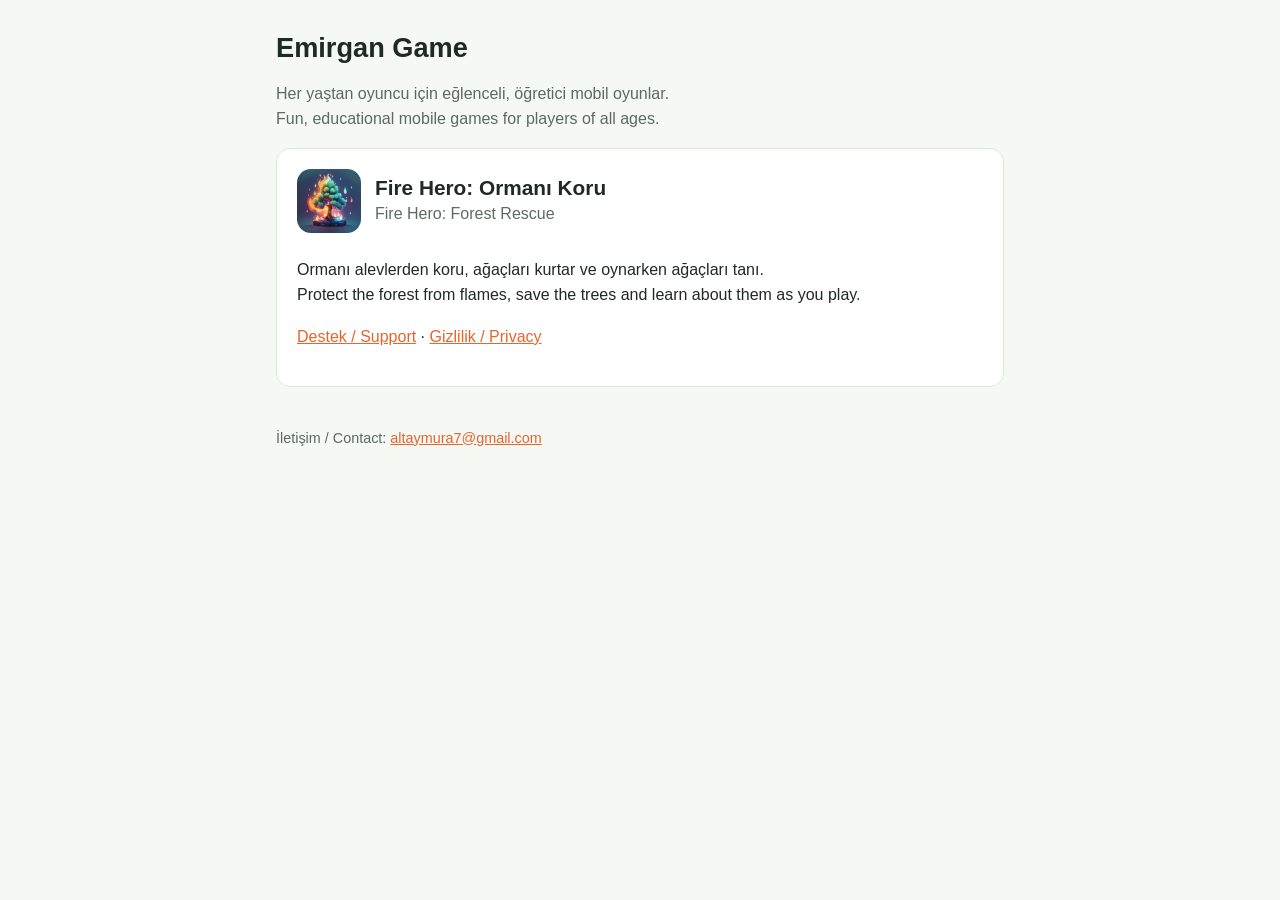
<file: index.html>
<!doctype html>
<html lang="tr">
<head>
<meta charset="utf-8">
<meta name="viewport" content="width=device-width, initial-scale=1">
<title>Emirgan Game</title>
<link rel="stylesheet" href="/style.css">
</head>
<body>
<main>
  <h1>Emirgan Game</h1>
  <p class="muted">Her yaştan oyuncu için eğlenceli, öğretici mobil oyunlar.<br>Fun, educational mobile games for players of all ages.</p>

  <div class="card">
    <header>
      <img src="/firehero/icon.png" alt="Fire Hero">
      <div>
        <h1 style="font-size:1.3rem">Fire Hero: Ormanı Koru</h1>
        <span class="muted">Fire Hero: Forest Rescue</span>
      </div>
    </header>
    <p>Ormanı alevlerden koru, ağaçları kurtar ve oynarken ağaçları tanı.<br>
       Protect the forest from flames, save the trees and learn about them as you play.</p>
    <p><a href="/firehero/">Destek / Support</a> · <a href="/firehero/privacy.html">Gizlilik / Privacy</a></p>
  </div>

  <footer>İletişim / Contact: <a href="mailto:altaymura7@gmail.com">altaymura7@gmail.com</a></footer>
</main>
</body>
</html>
</file>
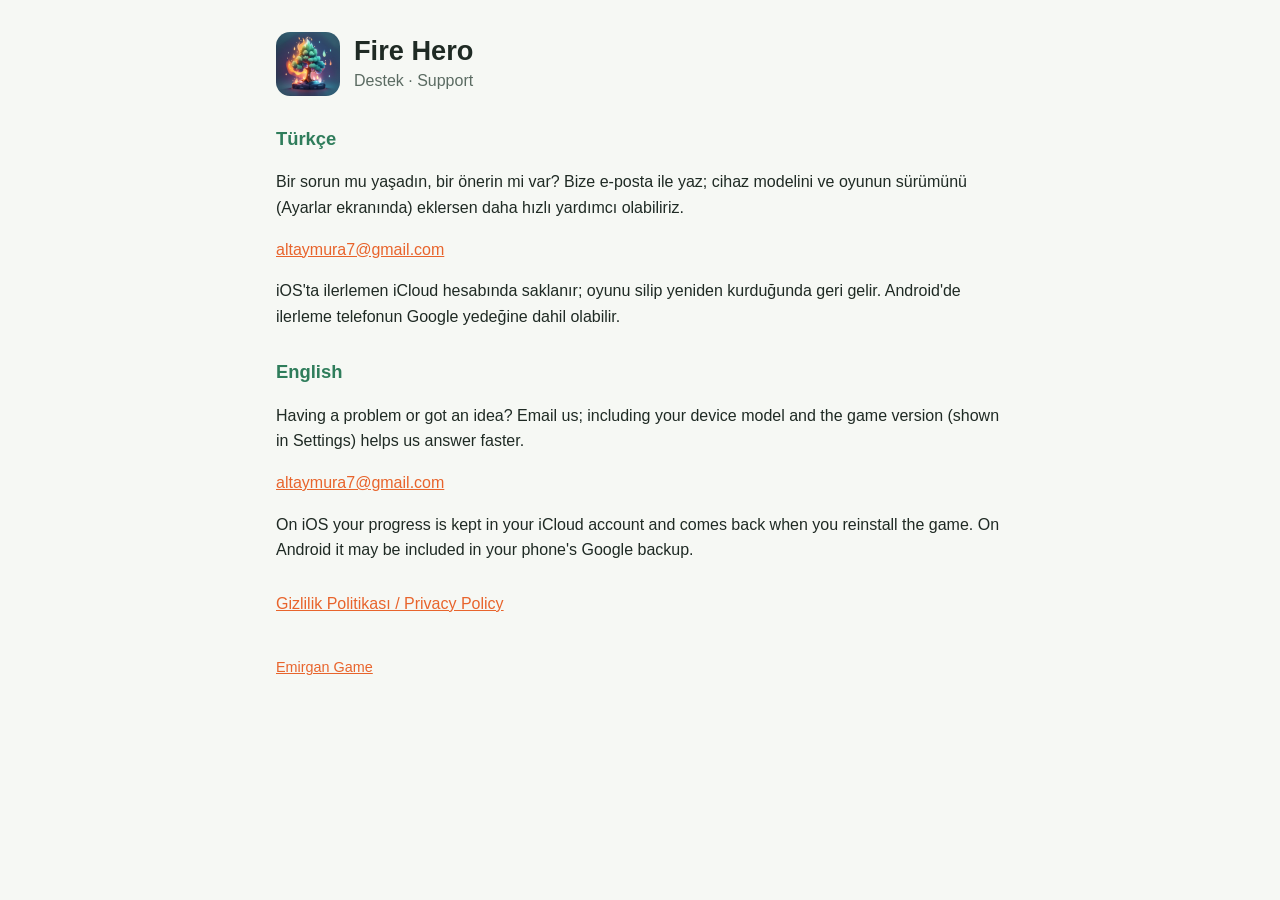
<file: firehero/index.html>
<!doctype html>
<html lang="tr">
<head>
<meta charset="utf-8">
<meta name="viewport" content="width=device-width, initial-scale=1">
<title>Fire Hero – Destek / Support</title>
<link rel="stylesheet" href="/style.css">
</head>
<body>
<main>
  <header>
    <img src="/firehero/icon.png" alt="Fire Hero">
    <div>
      <h1>Fire Hero</h1>
      <span class="muted">Destek · Support</span>
    </div>
  </header>

  <h2>Türkçe</h2>
  <p>Bir sorun mu yaşadın, bir önerin mi var? Bize e-posta ile yaz; cihaz modelini ve oyunun sürümünü (Ayarlar ekranında) eklersen daha hızlı yardımcı olabiliriz.</p>
  <p><a href="mailto:altaymura7@gmail.com">altaymura7@gmail.com</a></p>
  <p>iOS'ta ilerlemen iCloud hesabında saklanır; oyunu silip yeniden kurduğunda geri gelir. Android'de ilerleme telefonun Google yedeğine dahil olabilir.</p>

  <h2>English</h2>
  <p>Having a problem or got an idea? Email us; including your device model and the game version (shown in Settings) helps us answer faster.</p>
  <p><a href="mailto:altaymura7@gmail.com">altaymura7@gmail.com</a></p>
  <p>On iOS your progress is kept in your iCloud account and comes back when you reinstall the game. On Android it may be included in your phone's Google backup.</p>

  <p style="margin-top:28px"><a href="/firehero/privacy.html">Gizlilik Politikası / Privacy Policy</a></p>
  <footer><a href="/">Emirgan Game</a></footer>
</main>
</body>
</html>
</file>
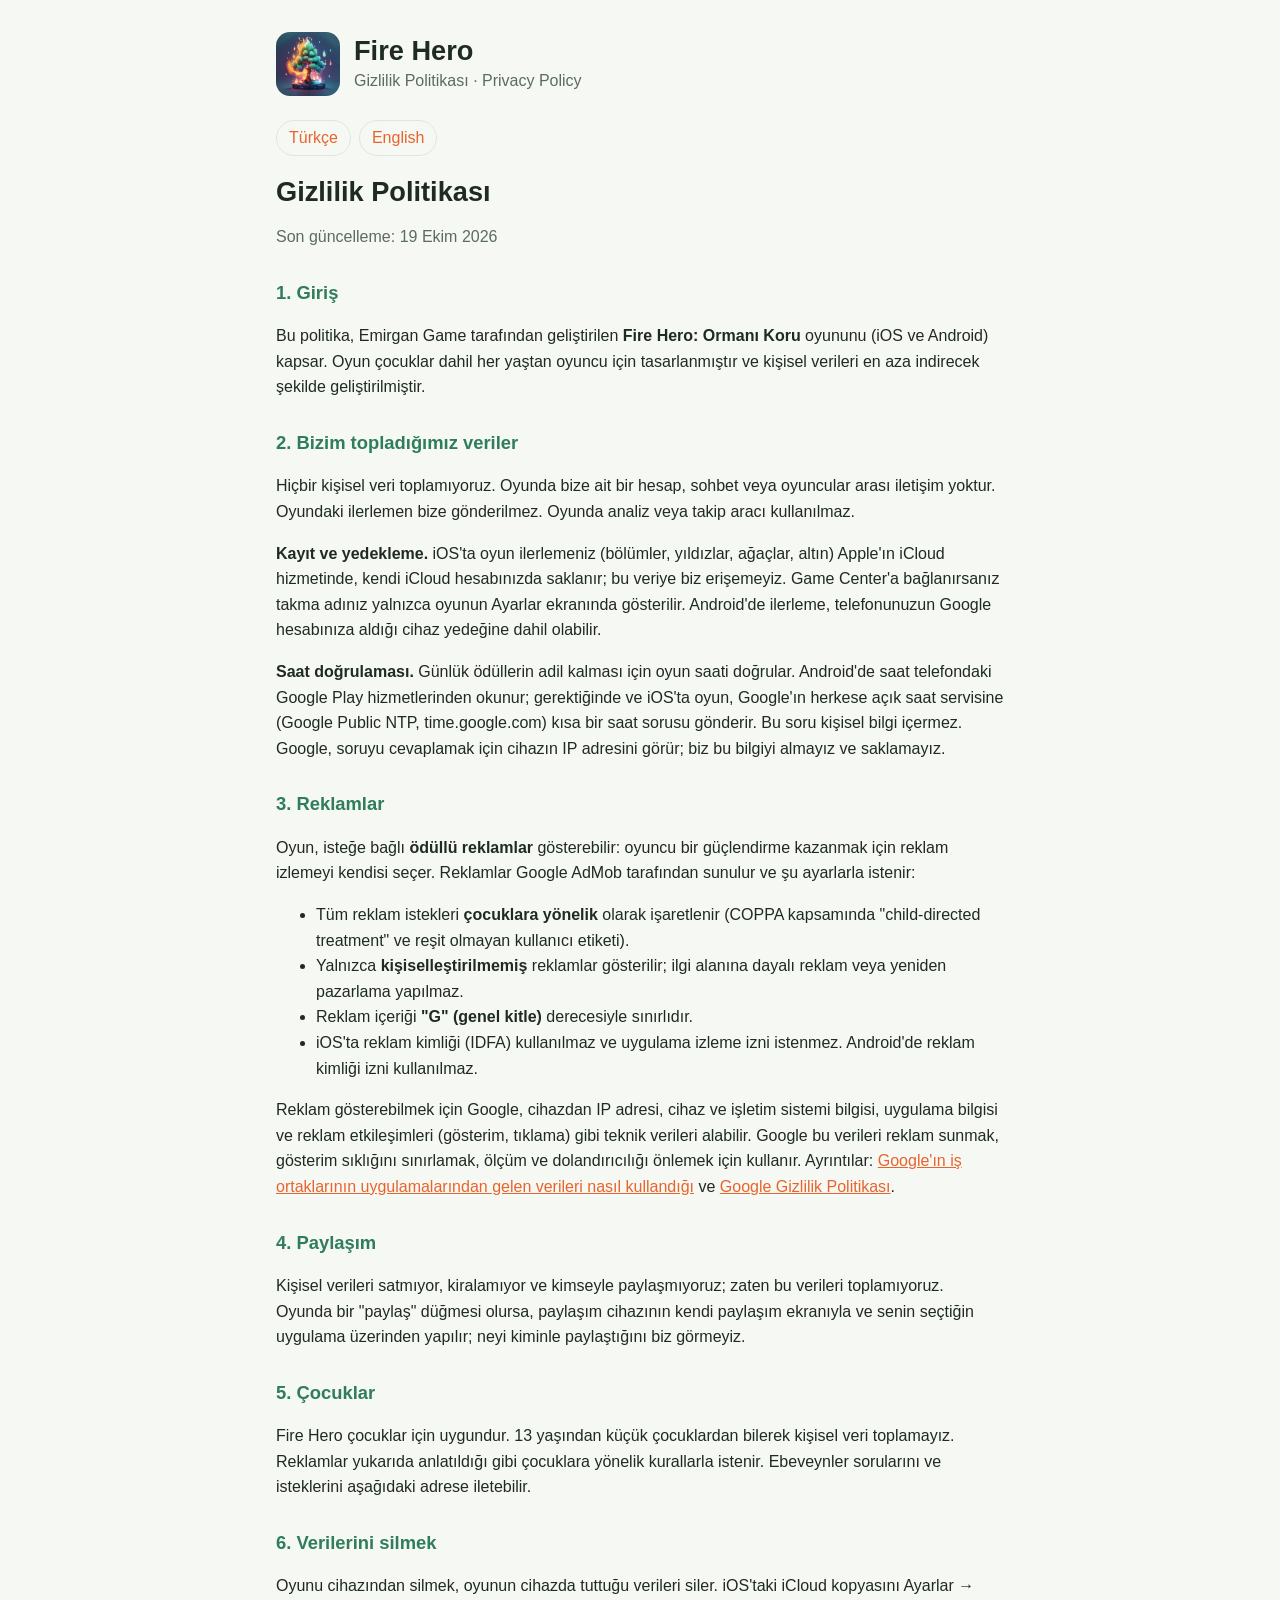
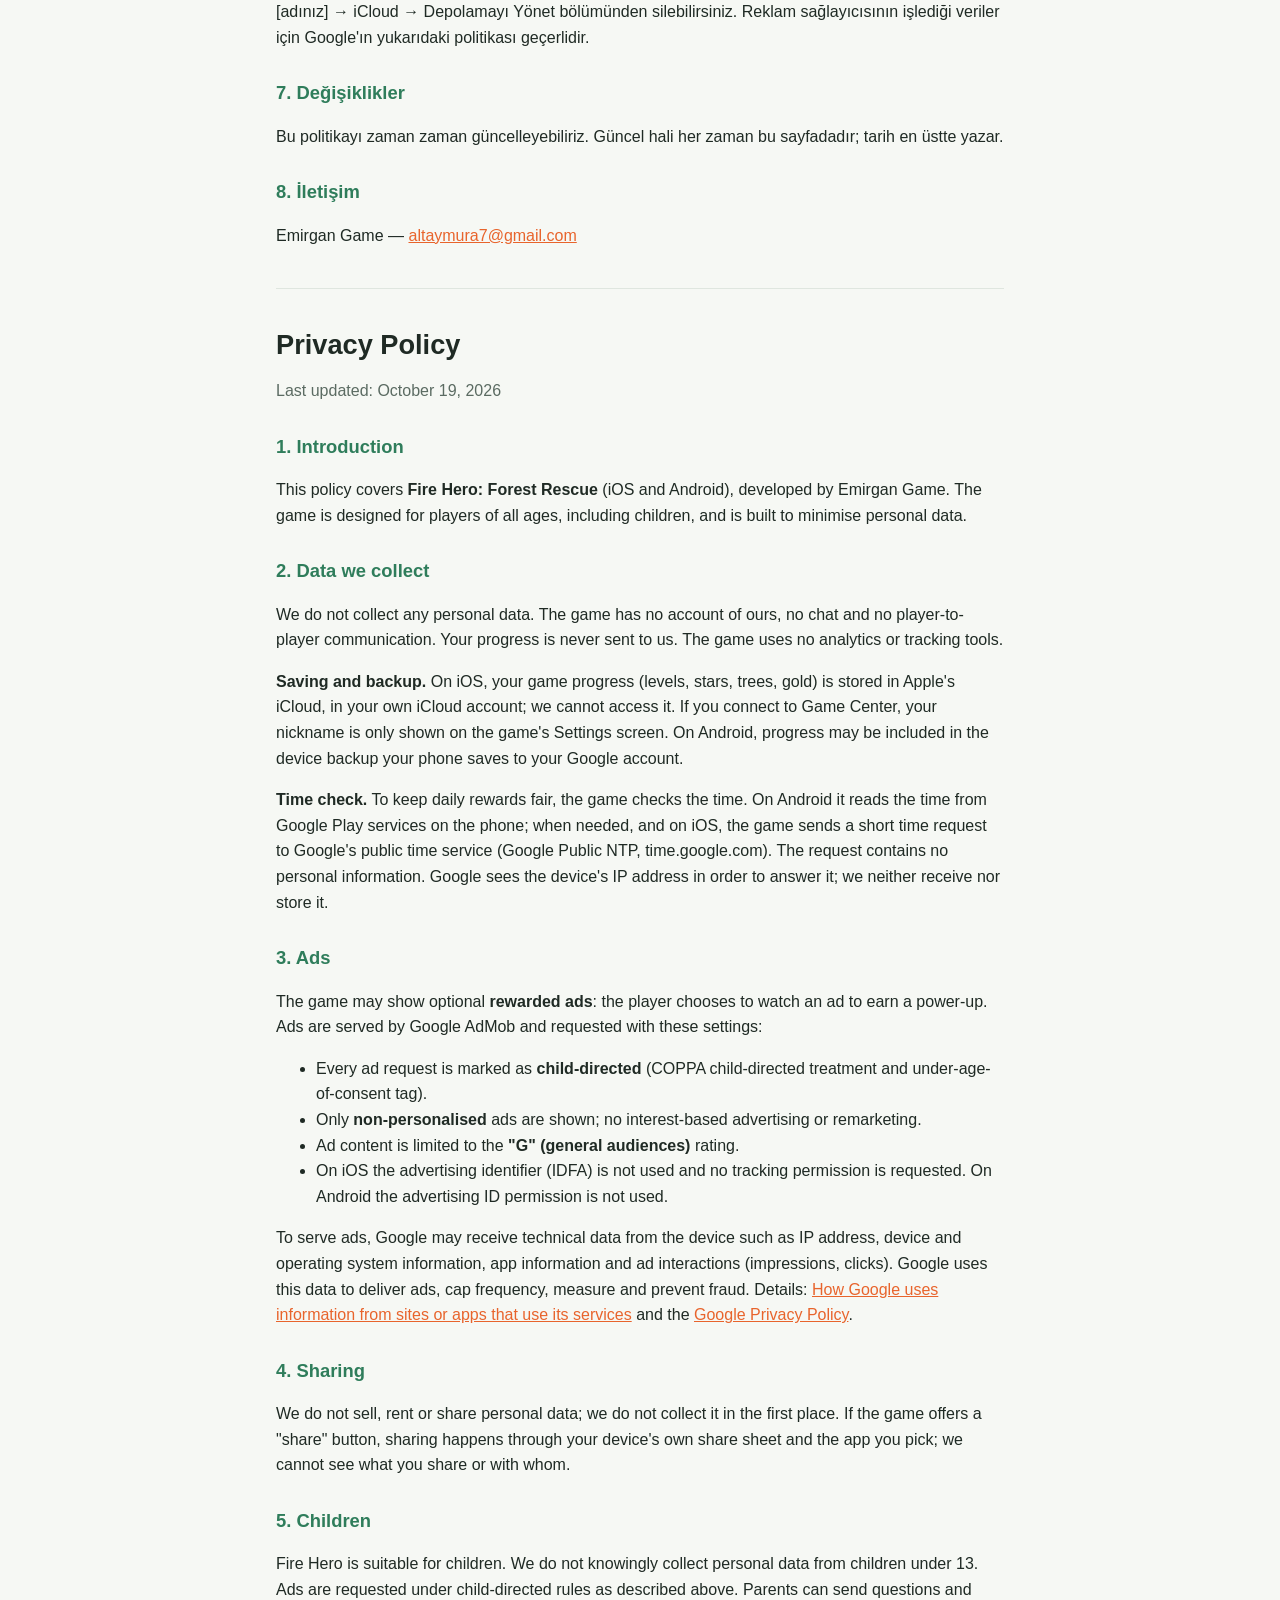
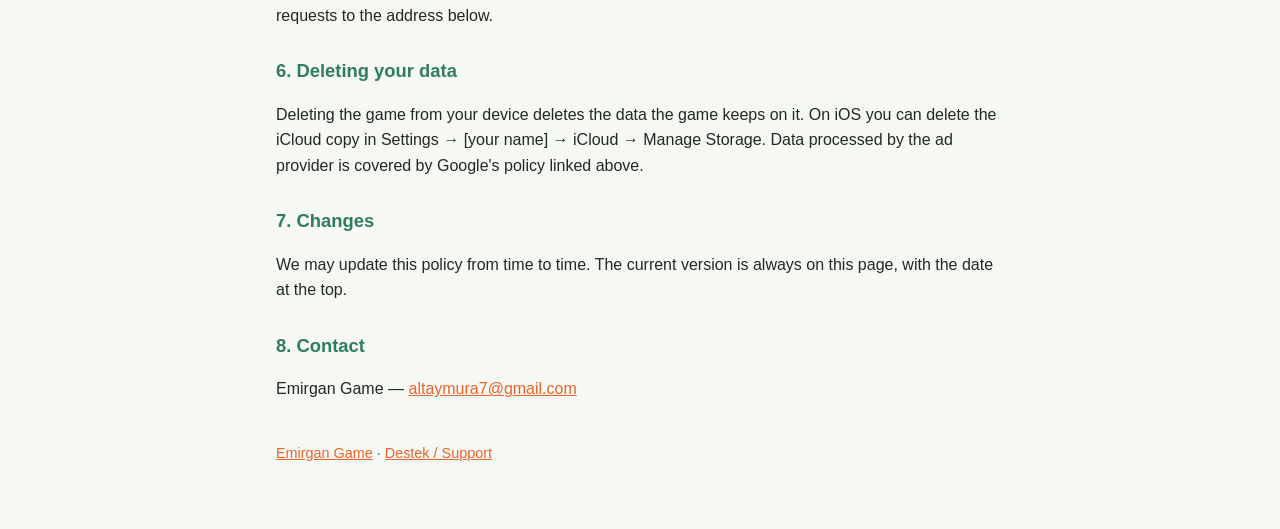
<file: firehero/privacy.html>
<!doctype html>
<html lang="tr">
<head>
<meta charset="utf-8">
<meta name="viewport" content="width=device-width, initial-scale=1">
<title>Fire Hero – Gizlilik Politikası / Privacy Policy</title>
<link rel="stylesheet" href="/style.css">
</head>
<body>
<main>
  <header>
    <img src="/firehero/icon.png" alt="Fire Hero">
    <div>
      <h1>Fire Hero</h1>
      <span class="muted">Gizlilik Politikası · Privacy Policy</span>
    </div>
  </header>
  <div class="lang"><a href="#tr">Türkçe</a><a href="#en">English</a></div>

  <section id="tr">
    <h1>Gizlilik Politikası</h1>
    <p class="muted">Son güncelleme: 19 Ekim 2026</p>

    <h2>1. Giriş</h2>
    <p>Bu politika, Emirgan Game tarafından geliştirilen <strong>Fire Hero: Ormanı Koru</strong> oyununu (iOS ve Android) kapsar. Oyun çocuklar dahil her yaştan oyuncu için tasarlanmıştır ve kişisel verileri en aza indirecek şekilde geliştirilmiştir.</p>

    <h2>2. Bizim topladığımız veriler</h2>
    <p>Hiçbir kişisel veri toplamıyoruz. Oyunda bize ait bir hesap, sohbet veya oyuncular arası iletişim yoktur. Oyundaki ilerlemen bize gönderilmez. Oyunda analiz veya takip aracı kullanılmaz.</p>
    <p><strong>Kayıt ve yedekleme.</strong> iOS'ta oyun ilerlemeniz (bölümler, yıldızlar, ağaçlar, altın) Apple'ın iCloud hizmetinde, kendi iCloud hesabınızda saklanır; bu veriye biz erişemeyiz. Game Center'a bağlanırsanız takma adınız yalnızca oyunun Ayarlar ekranında gösterilir. Android'de ilerleme, telefonunuzun Google hesabınıza aldığı cihaz yedeğine dahil olabilir.</p>
    <p><strong>Saat doğrulaması.</strong> Günlük ödüllerin adil kalması için oyun saati doğrular. Android'de saat telefondaki Google Play hizmetlerinden okunur; gerektiğinde ve iOS'ta oyun, Google'ın herkese açık saat servisine (Google Public NTP, time.google.com) kısa bir saat sorusu gönderir. Bu soru kişisel bilgi içermez. Google, soruyu cevaplamak için cihazın IP adresini görür; biz bu bilgiyi almayız ve saklamayız.</p>

    <h2>3. Reklamlar</h2>
    <p>Oyun, isteğe bağlı <strong>ödüllü reklamlar</strong> gösterebilir: oyuncu bir güçlendirme kazanmak için reklam izlemeyi kendisi seçer. Reklamlar Google AdMob tarafından sunulur ve şu ayarlarla istenir:</p>
    <ul>
      <li>Tüm reklam istekleri <strong>çocuklara yönelik</strong> olarak işaretlenir (COPPA kapsamında "child-directed treatment" ve reşit olmayan kullanıcı etiketi).</li>
      <li>Yalnızca <strong>kişiselleştirilmemiş</strong> reklamlar gösterilir; ilgi alanına dayalı reklam veya yeniden pazarlama yapılmaz.</li>
      <li>Reklam içeriği <strong>"G" (genel kitle)</strong> derecesiyle sınırlıdır.</li>
      <li>iOS'ta reklam kimliği (IDFA) kullanılmaz ve uygulama izleme izni istenmez. Android'de reklam kimliği izni kullanılmaz.</li>
    </ul>
    <p>Reklam gösterebilmek için Google, cihazdan IP adresi, cihaz ve işletim sistemi bilgisi, uygulama bilgisi ve reklam etkileşimleri (gösterim, tıklama) gibi teknik verileri alabilir. Google bu verileri reklam sunmak, gösterim sıklığını sınırlamak, ölçüm ve dolandırıcılığı önlemek için kullanır. Ayrıntılar: <a href="https://policies.google.com/technologies/partner-sites">Google'ın iş ortaklarının uygulamalarından gelen verileri nasıl kullandığı</a> ve <a href="https://policies.google.com/privacy">Google Gizlilik Politikası</a>.</p>

    <h2>4. Paylaşım</h2>
    <p>Kişisel verileri satmıyor, kiralamıyor ve kimseyle paylaşmıyoruz; zaten bu verileri toplamıyoruz. Oyunda bir "paylaş" düğmesi olursa, paylaşım cihazının kendi paylaşım ekranıyla ve senin seçtiğin uygulama üzerinden yapılır; neyi kiminle paylaştığını biz görmeyiz.</p>

    <h2>5. Çocuklar</h2>
    <p>Fire Hero çocuklar için uygundur. 13 yaşından küçük çocuklardan bilerek kişisel veri toplamayız. Reklamlar yukarıda anlatıldığı gibi çocuklara yönelik kurallarla istenir. Ebeveynler sorularını ve isteklerini aşağıdaki adrese iletebilir.</p>

    <h2>6. Verilerini silmek</h2>
    <p>Oyunu cihazından silmek, oyunun cihazda tuttuğu verileri siler. iOS'taki iCloud kopyasını Ayarlar → [adınız] → iCloud → Depolamayı Yönet bölümünden silebilirsiniz. Reklam sağlayıcısının işlediği veriler için Google'ın yukarıdaki politikası geçerlidir.</p>

    <h2>7. Değişiklikler</h2>
    <p>Bu politikayı zaman zaman güncelleyebiliriz. Güncel hali her zaman bu sayfadadır; tarih en üstte yazar.</p>

    <h2>8. İletişim</h2>
    <p>Emirgan Game — <a href="mailto:altaymura7@gmail.com">altaymura7@gmail.com</a></p>
  </section>

  <hr>

  <section id="en">
    <h1>Privacy Policy</h1>
    <p class="muted">Last updated: October 19, 2026</p>

    <h2>1. Introduction</h2>
    <p>This policy covers <strong>Fire Hero: Forest Rescue</strong> (iOS and Android), developed by Emirgan Game. The game is designed for players of all ages, including children, and is built to minimise personal data.</p>

    <h2>2. Data we collect</h2>
    <p>We do not collect any personal data. The game has no account of ours, no chat and no player-to-player communication. Your progress is never sent to us. The game uses no analytics or tracking tools.</p>
    <p><strong>Saving and backup.</strong> On iOS, your game progress (levels, stars, trees, gold) is stored in Apple's iCloud, in your own iCloud account; we cannot access it. If you connect to Game Center, your nickname is only shown on the game's Settings screen. On Android, progress may be included in the device backup your phone saves to your Google account.</p>
    <p><strong>Time check.</strong> To keep daily rewards fair, the game checks the time. On Android it reads the time from Google Play services on the phone; when needed, and on iOS, the game sends a short time request to Google's public time service (Google Public NTP, time.google.com). The request contains no personal information. Google sees the device's IP address in order to answer it; we neither receive nor store it.</p>

    <h2>3. Ads</h2>
    <p>The game may show optional <strong>rewarded ads</strong>: the player chooses to watch an ad to earn a power-up. Ads are served by Google AdMob and requested with these settings:</p>
    <ul>
      <li>Every ad request is marked as <strong>child-directed</strong> (COPPA child-directed treatment and under-age-of-consent tag).</li>
      <li>Only <strong>non-personalised</strong> ads are shown; no interest-based advertising or remarketing.</li>
      <li>Ad content is limited to the <strong>"G" (general audiences)</strong> rating.</li>
      <li>On iOS the advertising identifier (IDFA) is not used and no tracking permission is requested. On Android the advertising ID permission is not used.</li>
    </ul>
    <p>To serve ads, Google may receive technical data from the device such as IP address, device and operating system information, app information and ad interactions (impressions, clicks). Google uses this data to deliver ads, cap frequency, measure and prevent fraud. Details: <a href="https://policies.google.com/technologies/partner-sites">How Google uses information from sites or apps that use its services</a> and the <a href="https://policies.google.com/privacy">Google Privacy Policy</a>.</p>

    <h2>4. Sharing</h2>
    <p>We do not sell, rent or share personal data; we do not collect it in the first place. If the game offers a "share" button, sharing happens through your device's own share sheet and the app you pick; we cannot see what you share or with whom.</p>

    <h2>5. Children</h2>
    <p>Fire Hero is suitable for children. We do not knowingly collect personal data from children under 13. Ads are requested under child-directed rules as described above. Parents can send questions and requests to the address below.</p>

    <h2>6. Deleting your data</h2>
    <p>Deleting the game from your device deletes the data the game keeps on it. On iOS you can delete the iCloud copy in Settings → [your name] → iCloud → Manage Storage. Data processed by the ad provider is covered by Google's policy linked above.</p>

    <h2>7. Changes</h2>
    <p>We may update this policy from time to time. The current version is always on this page, with the date at the top.</p>

    <h2>8. Contact</h2>
    <p>Emirgan Game — <a href="mailto:altaymura7@gmail.com">altaymura7@gmail.com</a></p>
  </section>

  <footer><a href="/">Emirgan Game</a> · <a href="/firehero/">Destek / Support</a></footer>
</main>
</body>
</html>
</file>
<file: style.css>
:root {
  --bg: #f6f8f4;
  --card: #ffffff;
  --text: #1f2a24;
  --muted: #5b6b62;
  --accent: #e8642c;
  --green: #2f7d5b;
  --line: #dfe6df;
}
@media (prefers-color-scheme: dark) {
  :root {
    --bg: #131a17;
    --card: #1b2420;
    --text: #e8efe9;
    --muted: #a3b2a9;
    --accent: #ff8a4c;
    --green: #6cc49b;
    --line: #2c3832;
  }
}
* { box-sizing: border-box; }
body {
  margin: 0;
  background: var(--bg);
  color: var(--text);
  font: 16px/1.6 -apple-system, BlinkMacSystemFont, "Segoe UI", Roboto, sans-serif;
}
main { max-width: 760px; margin: 0 auto; padding: 32px 16px 64px; }
header { display: flex; align-items: center; gap: 14px; margin-bottom: 24px; }
header img { width: 64px; height: 64px; border-radius: 14px; }
h1 { font-size: 1.7rem; margin: 0; line-height: 1.2; }
h2 { font-size: 1.15rem; margin: 28px 0 6px; color: var(--green); }
p, li { color: var(--text); }
.muted { color: var(--muted); }
a { color: var(--accent); }
.card { background: var(--card); border: 1px solid var(--line); border-radius: 14px; padding: 20px; margin: 16px 0; }
.lang { display: flex; gap: 8px; margin: 8px 0 20px; }
.lang a { padding: 4px 12px; border: 1px solid var(--line); border-radius: 999px; text-decoration: none; }
hr { border: 0; border-top: 1px solid var(--line); margin: 40px 0; }
footer { margin-top: 40px; font-size: .9rem; color: var(--muted); }
</file>
